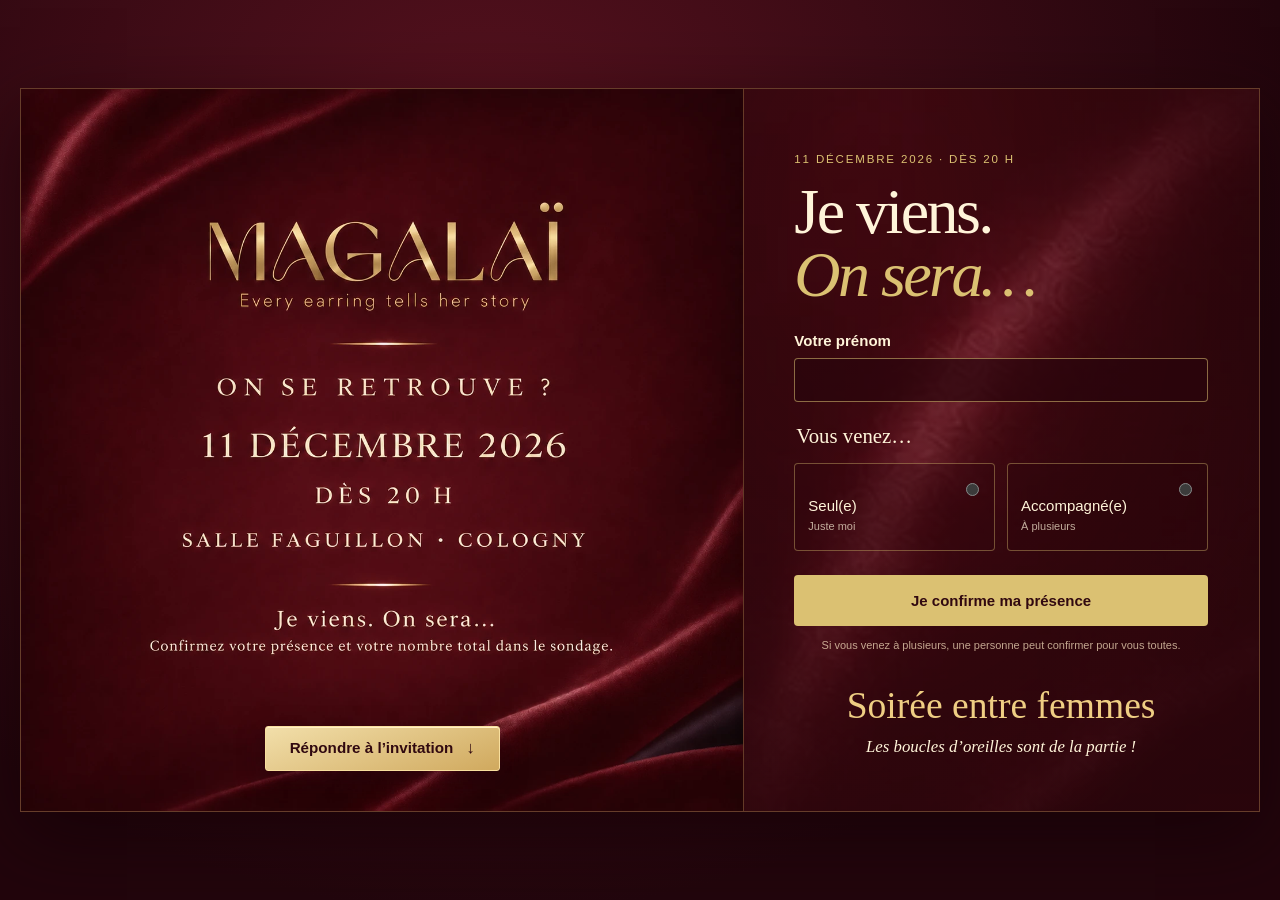
<file: index.html>
<!doctype html>
<html lang="fr">
<head>
  <meta charset="utf-8">
  <meta name="viewport" content="width=device-width, initial-scale=1">
  <meta name="robots" content="noindex,nofollow">
  <title>MAGALAÏ · On se retrouve ?</title>
  <meta name="description" content="Le 11 décembre 2026, retrouvons-nous pour la soirée MAGALAÏ. Confirmez votre présence dans l’invitation.">
  <meta property="og:type" content="website">
  <meta property="og:url" content="https://magaligator.github.io/MAGALAI-rsvp/">
  <meta property="og:title" content="MAGALAÏ · Sondage de présence">
  <meta property="og:description" content="On se retrouve le 11 décembre ? Confirmez votre présence et dites-moi combien vous serez.">
  <meta property="og:image" content="https://magaligator.github.io/MAGALAI-rsvp/apercu-magalai-logo.jpg">
  <meta property="og:image:type" content="image/jpeg">
  <meta property="og:image:width" content="1200">
  <meta property="og:image:height" content="630">
  <meta property="og:image:alt" content="Logo MAGALAÏ doré sur velours bordeaux. Every earring tells her story. On se retrouve ? Sondage de présence.">
  <link rel="stylesheet" href="style.css?v=5">
  <link rel="stylesheet" href="invitation.css?v=5">
</head>
<body>
  <main class="invitation">
    <section class="cover" aria-label="Invitation MAGALAÏ">
      <img class="carton" src="carton.webp" width="1254" height="1254" alt="MAGALAÏ. On se retrouve ? 11 décembre 2026 dès 20 h, salle Faguillon à Cologny.">
      <div class="velvet-curtains" aria-hidden="true"></div>
      <div class="cover-action">
        <a class="open-rsvp" href="#reponse">Répondre à l’invitation <span aria-hidden="true">↓</span></a>
      </div>
    </section>
    <section class="response" id="reponse" tabindex="-1" aria-labelledby="rsvp-title">
      <div class="response-inner">
        <p class="event">11 DÉCEMBRE 2026 · DÈS 20 H</p>
        <h1 id="rsvp-title">Je viens.<br><em>On sera…</em></h1>
        <form action="https://formsubmit.co/9e48bf6c6c76c807bedd6e3ba9511df9" method="POST" id="rsvp"><input type="hidden" name="_subject" value="MAGALAÏ — Nouvelle confirmation de présence"><input type="hidden" name="_template" value="table"><input type="hidden" name="_next" value="https://magaligator.github.io/Magali/invitation/merci.html"><input type="text" name="_honey" class="trap" tabindex="-1" autocomplete="off" aria-hidden="true"><input type="hidden" name="Nombre total de personnes" id="total" value="1"><div class="first-name"><label for="first-name">Votre prénom</label><input id="first-name" name="Prénom" type="text" autocomplete="given-name" maxlength="80" required></div><fieldset><legend>Vous venez…</legend><div class="choices"><label class="choice"><input type="radio" name="Présence" value="Seul(e)" required><span>Seul(e)</span><small>Juste moi</small></label><label class="choice"><input type="radio" name="Présence" value="Accompagné(e)" required><span>Accompagné(e)</span><small>À plusieurs</small></label></div></fieldset>

<div id="group" hidden><label for="count">Combien serez-vous au total ?</label><p class="hint">Vous compris(e).</p><input id="count" type="number" min="2" max="50" step="1" value="2" inputmode="numeric" disabled></div>
<button type="submit">Je confirme ma présence</button><p class="note">Si vous venez à plusieurs, une personne peut confirmer pour vous toutes.</p><div id="feedback" role="status" aria-live="polite" tabindex="-1" hidden></div></form>
        <aside class="girls-night" aria-label="À propos de la soirée">
        <p class="girls-night-title">Soirée entre femmes</p>
        <p>Les boucles d’oreilles sont de la partie !</p>
        </aside>

      </div>
    </section>
  </main>
  <script src="app.js?v=3"></script>
  <script src="invitation.js"></script>
</body>
</html>
</file>
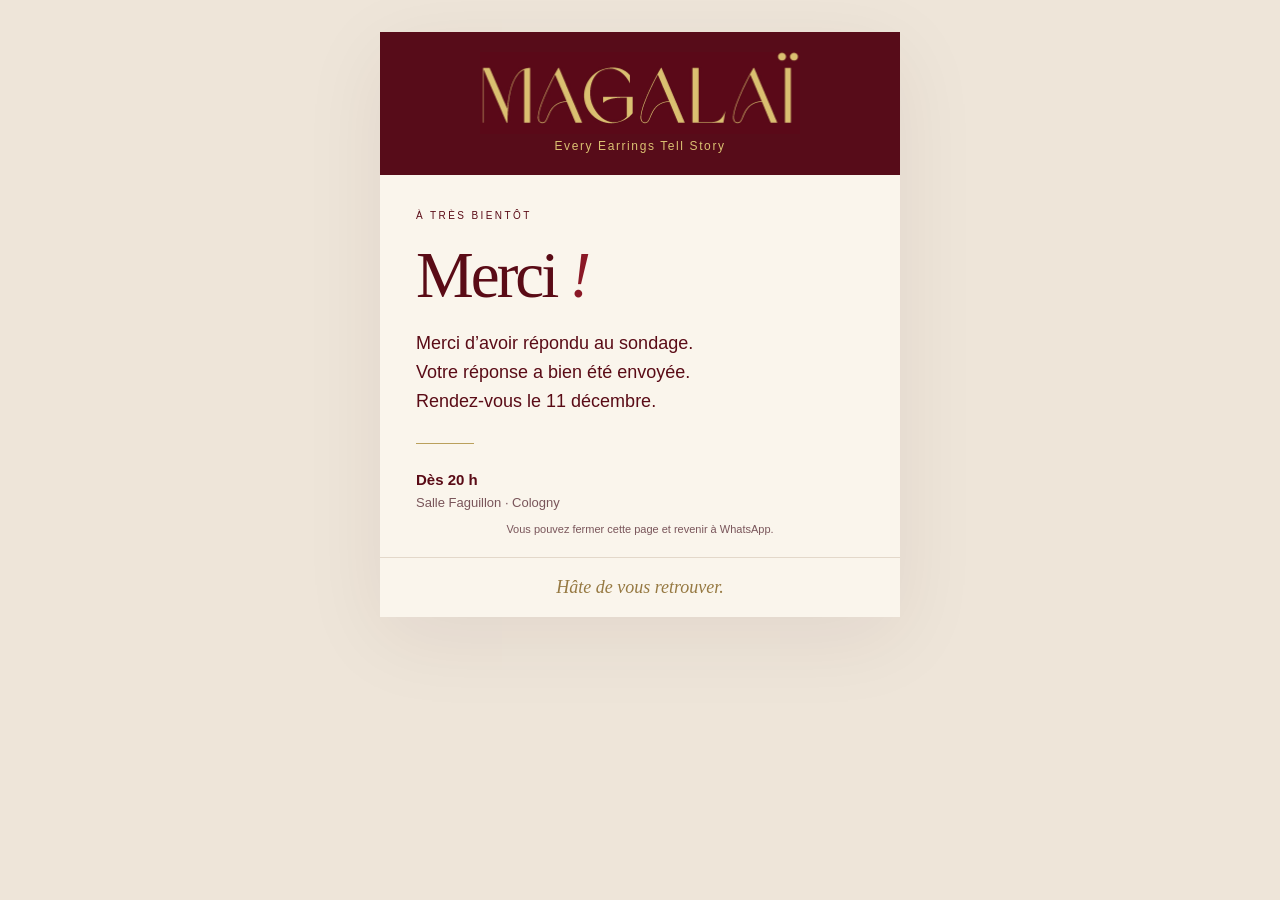
<file: merci.html>
<!doctype html><html lang="fr"><head><meta charset="utf-8"><meta name="viewport" content="width=device-width,initial-scale=1"><meta name="robots" content="noindex,nofollow"><title>Merci — MAGALAÏ</title><link rel="stylesheet" href="style.css"></head><body><main><header><div class="logo"><img src="logo.jpg" alt="MAGALAÏ"></div><p class="signature">Every Earrings Tell Story</p></header><section class="content"><div class="eyebrow">À TRÈS BIENTÔT</div><h1>Merci<span> !</span></h1><p class="success">Merci d’avoir répondu au sondage.<br>Votre réponse a bien été envoyée.<br>Rendez-vous le 11 décembre.</p><div class="line"></div><p class="date">Dès 20 h</p><p class="location">Salle Faguillon · Cologny</p><p class="note">Vous pouvez fermer cette page et revenir à WhatsApp.</p></section><footer>Hâte de vous retrouver.</footer></main></body></html>
</file>
<file: style.css>
:root{color-scheme:light;--wine:#5a0b16;--cream:#faf5ec;--gold:#dbc172}*{box-sizing:border-box}body{margin:0;background:#eee5d9;color:var(--wine);font-family:Arial,sans-serif;padding:32px 16px}main{max-width:520px;margin:auto;background:var(--cream);box-shadow:0 20px 80px #38101912}header{background:#570c19;padding:20px 18px 22px;text-align:center;overflow:hidden}.logo{width:320px;max-width:100%;height:82px;position:relative;margin:auto;overflow:hidden}.logo img{position:absolute;width:510px;max-width:none;height:510px;top:-204px;left:calc(50% - 265px)}.signature{font-size:12px;letter-spacing:1.6px;color:var(--gold);margin:5px 0 0}.content{padding:35px 36px 22px}.eyebrow{font-size:10px;letter-spacing:2.4px}h1{font-family:Georgia,serif;font-size:65px;font-weight:400;line-height:.96;letter-spacing:-3px;margin:23px 0}h1 span{font-style:italic;color:#8a1826}.date{font-size:15px;font-weight:600;margin:0 0 7px}.location{font-size:13px;margin:0;color:#79555a}.line{height:1px;width:58px;background:#baa05c;margin:27px 0}fieldset{border:0;padding:0;margin:0}legend{font-family:Georgia,serif;font-size:25px;margin-bottom:15px}.choices{display:grid;grid-template-columns:1fr 1fr;gap:12px}.choice{position:relative;display:flex;flex-direction:column;border:1px solid #d8c9c4;padding:18px 13px;cursor:pointer;border-radius:4px;transition:.18s}.choice input{position:absolute;top:16px;right:12px;accent-color:var(--wine)}.choice span{font-size:15px;margin-top:15px}.choice small{font-size:11px;margin-top:6px;opacity:.7}.choice:has(input:checked){border-color:var(--wine);background:#f1e6e3;box-shadow:inset 0 0 0 1px var(--wine)}.choice:has(input:focus-visible){outline:3px solid #c5a45f;outline-offset:3px}#group{margin:23px 0 0}#group label{font-size:15px;font-weight:600}.hint{font-size:12px;margin:6px 0 11px;color:#79555a}#count{width:100%;padding:12px;font:20px Georgia,serif;color:var(--wine);border:1px solid #cbb7ae;border-radius:4px;background:white}button{display:flex;justify-content:space-between;align-items:center;width:100%;margin-top:24px;padding:17px;background:var(--wine);color:var(--cream);border:0;border-radius:4px;font-size:15px;cursor:pointer}button:hover{background:#7b1525}button:focus-visible{outline:3px solid #b79c55;outline-offset:3px}button span{font-size:21px}.note{text-align:center;font-size:11px;color:#79555a;margin:13px 0 0}.privacy{text-align:center;font-size:10px;line-height:1.7;color:#8a7274;margin:26px 0 0}footer{border-top:1px solid #e3d8ca;padding:19px;text-align:center;font:italic 18px Georgia,serif;color:#967942}.trap{display:none}.success{font-size:18px;line-height:1.6}.back{color:var(--wine)}@media(max-width:540px){body{padding:0}main{min-height:100svh;box-shadow:none}.content{padding:30px 25px 22px}h1{font-size:62px}header{padding-top:13px;padding-bottom:18px}}
[hidden]{display:none!important}button:disabled{opacity:.65;cursor:wait}.feedback{margin:20px 0 0;padding:23px 20px;border:1px solid #dbc172;border-radius:4px;background:#f1ebe0;line-height:1.6;font-size:14px}.feedback h2{font:28px/1.15 Georgia,serif;margin:0 0 18px}.feedback p{margin:12px 0}.feedback .recap{font-weight:600;border-top:1px solid #d7c6a3;padding-top:14px}.error-message{background:#f5e4e3;border-color:#a73d48}.feedback:focus{outline:2px solid #b79c55;outline-offset:4px}

.first-name {
  display: grid;
  gap: .55rem;
  margin-bottom: 1.4rem;
}
.first-name label {
  font-size: .94rem;
  font-weight: 600;
}
.first-name input {
  box-sizing: border-box;
  width: 100%;
  min-height: 44px;
  padding: .65rem .8rem;
  border: 1px solid #b28a6e;
  border-radius: 4px;
  background: #fff9eb;
  color: #4b0c17;
  font: inherit;
  font-size: 16px;
}
.first-name input:focus-visible {
  outline: 2px solid #b89143;
  outline-offset: 2px;
}
aside.girls-night {
  width: 100%;
  margin: 1.35rem auto 0;
  padding: .7rem 0 0;
  color: inherit;
  text-align: center;
}
.girls-night p { margin: 0; }
.girls-night .girls-night-title {
  color: var(--girls-night-title-color, #5c0a18);
  font: 500 clamp(1.65rem, 4vw, 2.35rem)/1.15 Georgia, serif;
  margin-bottom: .5rem;
}
.girls-night p + p { font: italic 1.05rem/1.4 Georgia, serif; }
</file>
<file: invitation.css>
:root {
  --champagne: #dbc172;
  --ivory: #fff4d9;
  background: #22050c;
  color-scheme: dark;
  scroll-behavior: smooth;
}
body {
  background: radial-gradient(ellipse at 38% 18%, #56111e, #22050c 72%);
  color: var(--ivory);
  padding: 0;
  min-height: 100vh;
  display: grid;
  place-items: center;
}
.invitation {
  width: min(100%, 1240px);
  max-width: none;
  min-height: 0;
  display: grid;
  grid-template-columns: 1.4fr 1fr;
  border: 1px solid #dbc17238;
  background: #340911;
}
.cover {
  display: grid;
  isolation: isolate;
  overflow: hidden;
  background: #430b17;
}
.carton, .cover-action, .cover::after { grid-area: 1 / 1; }
.carton {
  width: 100%;
  height: auto;
  align-self: center;
  display: block;
  animation: reveal 1.1s cubic-bezier(.2,.7,.2,1) both;
}
@keyframes reveal {
  from { opacity: .55; transform: scale(1.025); }
  to { opacity: 1; transform: scale(1); }
}
.cover-action {
  align-self: end;
  justify-self: center;
  z-index: 2;
  margin: 0 .5rem clamp(.8rem, 3.1vw, 2.8rem);
}
.open-rsvp {
  display: inline-flex;
  align-items: center;
  gap: .8rem;
  padding: .65rem 1rem;
  border-radius: 3px;
  background: #380812eb;
  border: 1px solid #dbc172a6;
  color: var(--ivory);
  text-decoration: none;
  font: 600 clamp(.82rem, 2.9vw, .95rem)/1.35 Arial, sans-serif;
}
.open-rsvp:hover { background: #691827; }
.response {
  display: grid;
  place-items: center;
  padding: clamp(1.5rem, 4vw, 3.75rem);
  background: radial-gradient(ellipse at 0 0, #611728, #340911 75%);
}
.response:focus { outline: 0; }
.response-inner { width: 100%; max-width: 420px; }
.event { color: var(--champagne); font-size: .72rem; letter-spacing: .16em; }
h1 {
  color: var(--ivory);
  margin: 1rem 0 1.6rem;
  font: 400 clamp(2.4rem, 5vw, 4.3rem)/.98 Georgia, serif;
  letter-spacing: -.04em;
}
h1 em { color: var(--champagne); }
legend { font-size: 1.3rem; }
.choice { color: var(--ivory); border-color: #dbc17266; background: #fff4d908; }
.choice:has(input:checked) { border-color: var(--champagne); background: #dbc17226; box-shadow: inset 0 0 0 1px #dbc17280; }
.choice input { accent-color: var(--champagne); }
button[type="submit"] { background: var(--champagne); color: #310910; font-weight: 700; justify-content: center; }
button[type="submit"]:hover { background: #edda9d; }
.note, .hint, .privacy { color: #f5debdbd; }
#count { color-scheme: light; }
.feedback { color: #4b0c17; }
.answer-visible { animation: settle .45s ease-out both; }
#group:not([hidden]) { animation: settle .24s ease-out both; }
@keyframes settle {
  from { transform: translateY(10px); opacity: .55; }
  to { transform: translateY(0); opacity: 1; }
}
.open-rsvp:focus-visible { outline: 2px solid var(--ivory); outline-offset: 4px; }
@media(max-width: 780px) {
  .invitation { grid-template-columns: 1fr; max-width: 620px; }
  .response { padding: 2rem 1.35rem 2.5rem; scroll-margin-top: .25rem; border-top: 1px solid #dbc17260; }
  .cover-action { margin-bottom: 3.4%; }
}
@media (prefers-reduced-motion: reduce) {
  :root { scroll-behavior: auto; }
  *, *::before, *::after { animation: none !important; }
}
.cover::after {
  content: "";
  pointer-events: none;
  z-index: 1;
  background: linear-gradient(112deg, transparent 43%, #ffe3a512 48%, #fff1ce23 50%, #ffe3a515 52%, transparent 57%);
  mix-blend-mode: screen;
  transform: translateX(135%);
  animation: light-pass 1.8s .15s ease-out both;
}
@keyframes light-pass {
  from { transform: translateX(-135%); }
  to { transform: translateX(135%); }
}

/* Texture sampled from the unlettered upper-left edge of the invitation. */
.invitation {
  margin-block: clamp(.8rem, 2.5vw, 2.5rem);
  width: min(calc(100% - 1.5rem), 1240px);
  border-color: #b8935260;
  box-shadow: 0 24px 70px #140106aa;
}
.cover { position: relative; }
.velvet-curtains {
  position: absolute;
  inset: 0;
  z-index: 3;
  pointer-events: none;
}
.velvet-curtains::before,
.velvet-curtains::after {
  content: "";
  position: absolute;
  inset-block: 0;
  width: 51%;
  background:
    linear-gradient(90deg, #20040bac, transparent 40%, #7c23305c 75%, #26040b6e),
    url("carton.webp") left top / max(2300px, 700%) auto;
  box-shadow: 0 0 36px #10010794;
  will-change: transform;
}
.velvet-curtains::before {
  left: 0;
  transform-origin: left center;
  animation: curtain-left .95s cubic-bezier(.6,0,.25,1) .045s both;
}
.velvet-curtains::after {
  right: 0;
  transform-origin: right center;
  animation: curtain-right .95s cubic-bezier(.6,0,.25,1) .045s both;
}
@keyframes curtain-left {
  from { transform: translateX(0); }
  to { transform: translateX(-112%) scaleX(.75); }
}
@keyframes curtain-right {
  from { transform: translateX(0); }
  to { transform: translateX(112%) scaleX(.75); }
}
.carton { animation-duration: 1.25s; }
.cover::after { animation-delay: .55s; }
.cover-action { z-index: 4; }
.open-rsvp {
  min-height: 44px;
  padding-inline: clamp(.9rem, 2.4vw, 1.5rem);
  background: linear-gradient(160deg, #f2dfaa, #d0a95e);
  border-color: #f8df9e;
  color: #310910;
  box-shadow: 0 8px 24px #20010c85, inset 0 1px #fff1c6;
  transition: transform .22s ease;
}
.open-rsvp:hover { background: #f4deab; transform: translateY(-2px); }
.open-rsvp span { font-size: 1.1em; }
.response {
  position: relative;
  isolation: isolate;
  overflow: hidden;
  background:
    radial-gradient(ellipse at 25% 18%, #6014214d, #28050be6 83%),
    url("carton.webp") left top / max(2500px, 690%) auto;
}
.response::before {
  content: "";
  position: absolute;
  inset: 0;
  z-index: -1;
  border-inline-start: 1px solid #b893525e;
  pointer-events: none;
}
.answer-visible { animation: settle .58s cubic-bezier(.2,.7,.2,1) both; }
.choice { background: #2c070c47; }
.feedback.success-message {
  border-color: var(--champagne);
  background: linear-gradient(145deg, #f8edd3, #f0dfb9);
}
@media (max-width: 780px) {
  .invitation { margin-block: 0; width: 100%; }
  .response::before { border-inline-start: 0; }
  .cover-action { margin-bottom: 3.5%; }
}
@media (prefers-reduced-motion: reduce) {
  .velvet-curtains { display: none; }
  .open-rsvp { transition: none; }
  .open-rsvp:hover { transform: none; }
}

.response .first-name input {
  background: #29050cb0;
  color: var(--ivory);
  border-color: #dbc1728c;
}

.invitation .girls-night { --girls-night-title-color: #efce83; }
</file>
